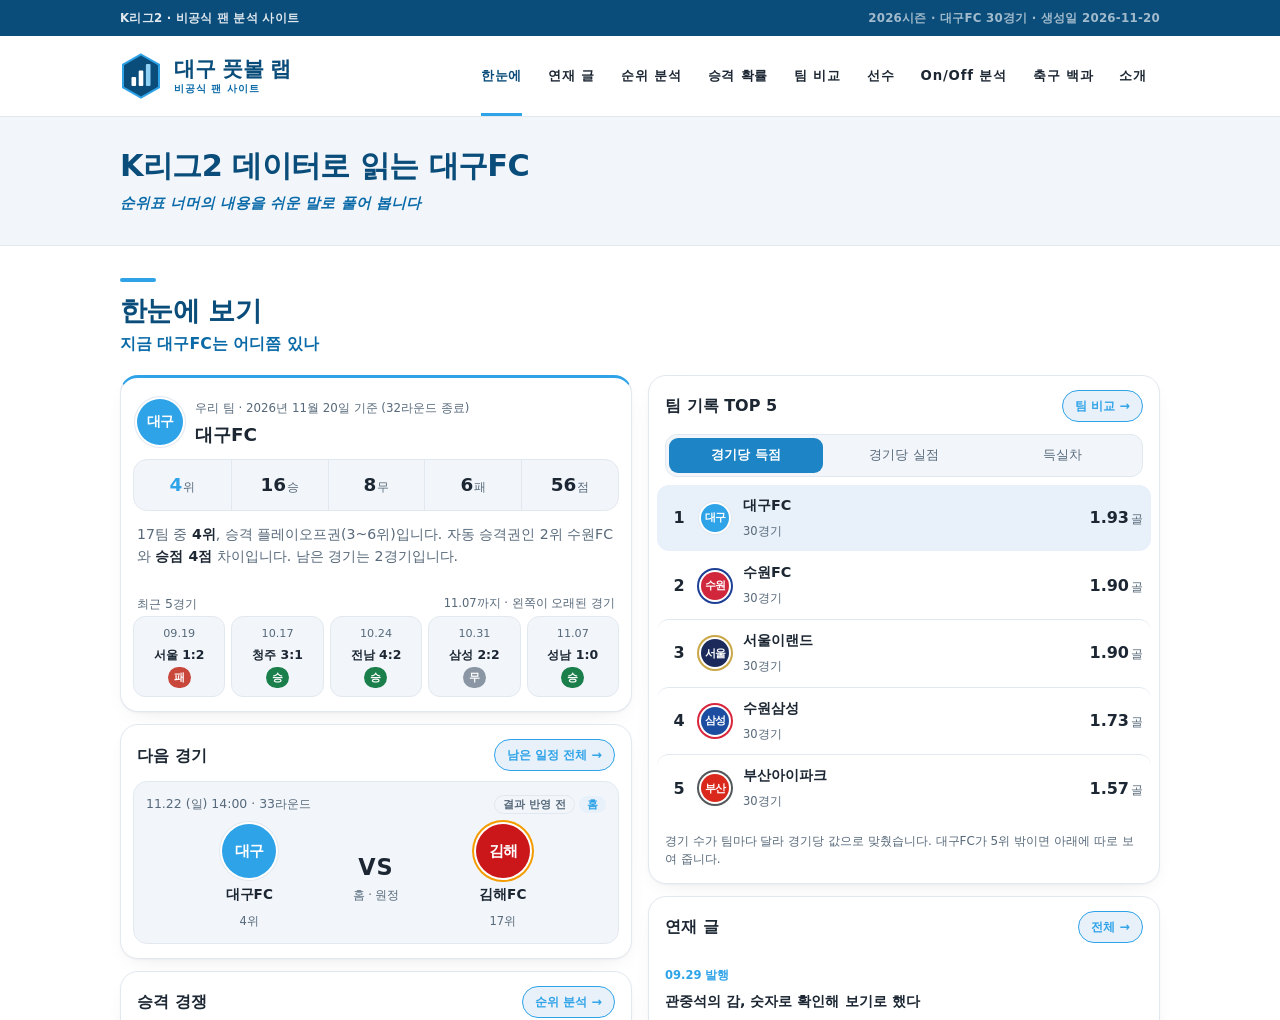
<file: index.html>
<!DOCTYPE html>
<html lang="ko">
<head>
<meta charset="UTF-8">
<title>대구 풋볼 랩</title>
<!-- 루트 주소를 카톡·네이버에 붙여도 설명이 보이도록 (미리보기 봇은 refresh를 안 따라가는 경우가 많음) -->
<meta name="description" content="K리그2 공식 기록으로 대구FC를 읽는 비공식 팬 분석 사이트. 순위 분석, 승격 확률, 축구 백과.">
<meta property="og:type" content="website">
<meta property="og:site_name" content="대구 풋볼 랩">
<meta property="og:title" content="대구 풋볼 랩 — 기록으로 읽는 대구FC">
<meta property="og:description" content="K리그2 공식 기록으로 대구FC를 읽는 비공식 팬 분석 사이트. 순위 분석, 승격 확률, 축구 백과.">
<meta property="og:url" content="https://daegu-football-lab.github.io/kfootball-lab/site/">
<meta property="og:locale" content="ko_KR">
<meta property="og:image" content="https://daegu-football-lab.github.io/kfootball-lab/site/img/og_card.png"> <!-- python run.py standings 가 다시 만듦 (src/og_card.py) -->
<meta property="og:image:width" content="1200">
<meta property="og:image:height" content="630">
<meta property="og:image:alt" content="대구FC 현재 순위·승점과 다음 경기, K리그2 상위 6팀 승점">
<meta name="twitter:card" content="summary_large_image">
<link rel="icon" href="site/favicon.svg" type="image/svg+xml">
<!-- GitHub Pages 는 저장소 루트를 첫 화면으로 씁니다.
     실제 사이트는 site/ 안에 있으므로, 여기서 바로 넘겨 줍니다.
     (Pages 설정에서 site/ 폴더를 직접 고를 수는 없습니다) -->
<meta http-equiv="refresh" content="0; url=site/">
<link rel="canonical" href="site/">
<style>body{font-family:system-ui,sans-serif;padding:40px;color:#1c2733}</style>
</head>
<body>
<p><a href="site/">대구 풋볼 랩으로 이동합니다…</a></p>
</body>
</html>
</file>
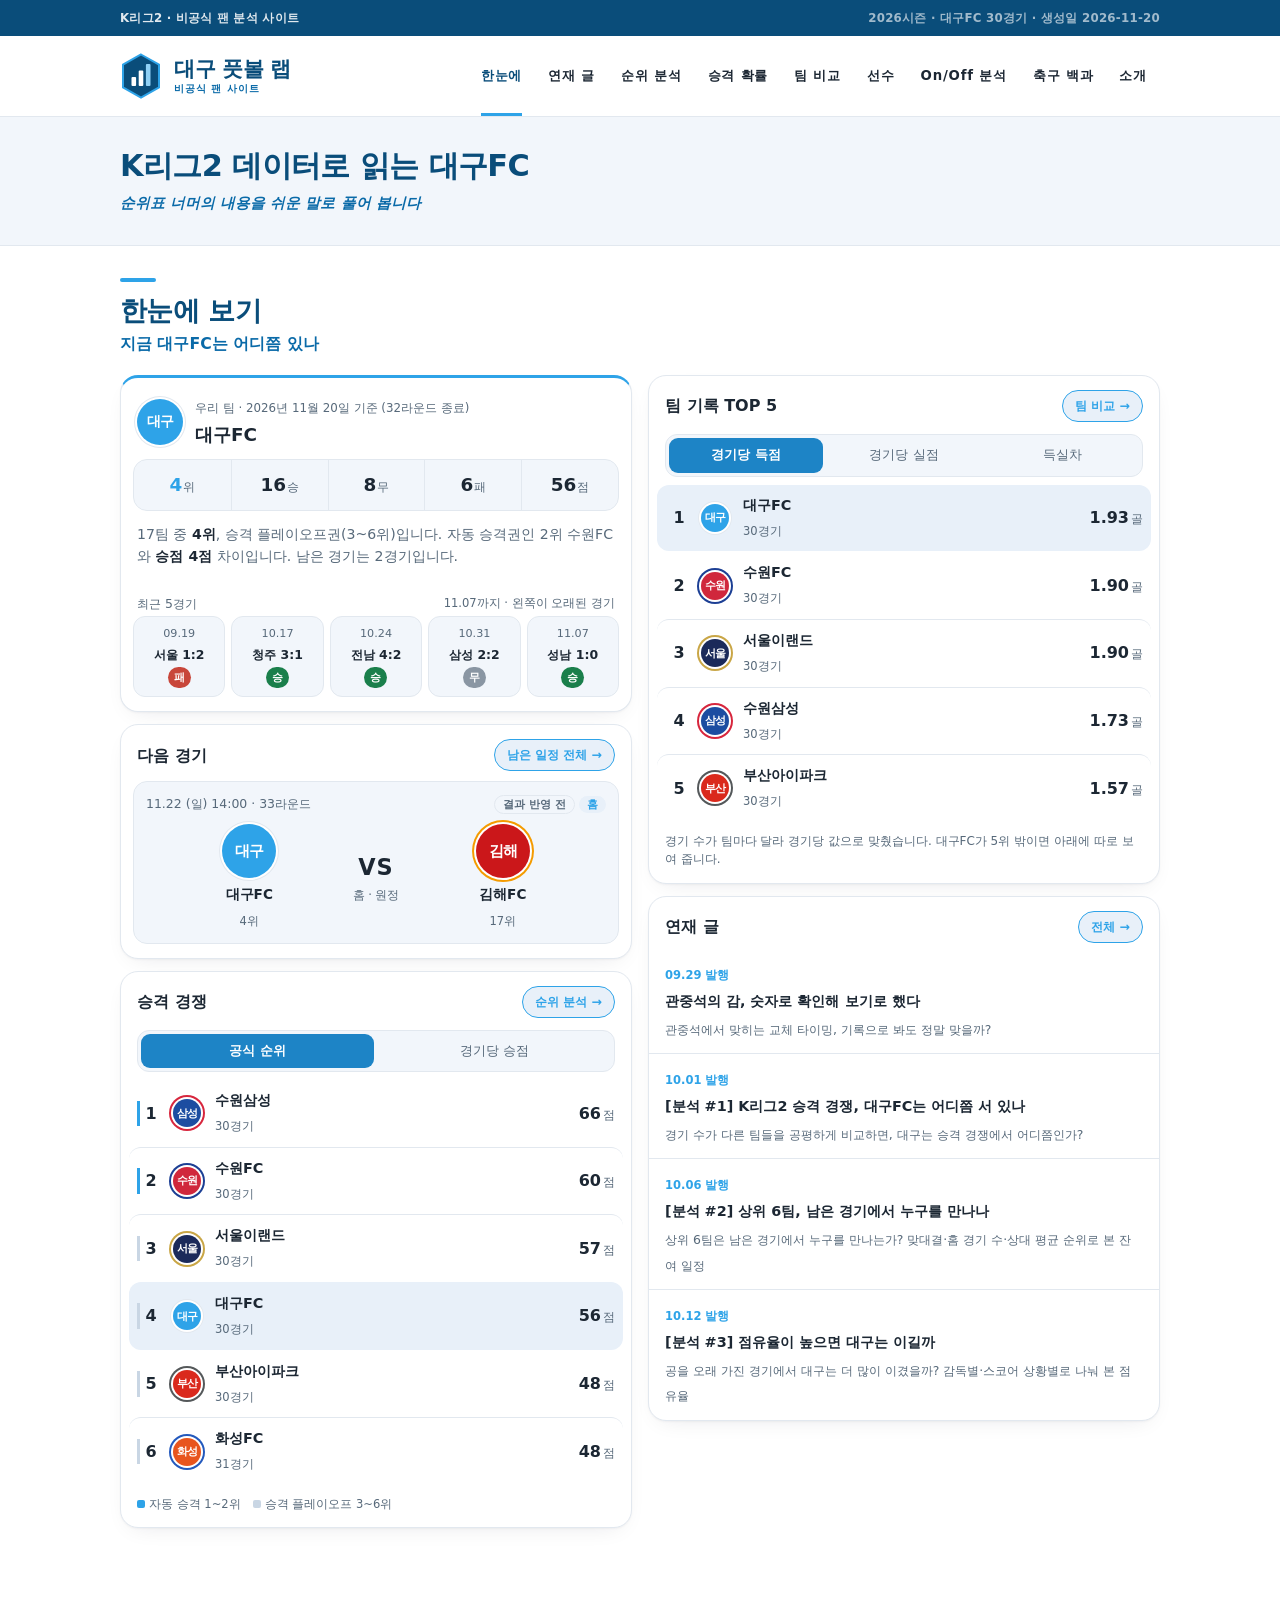
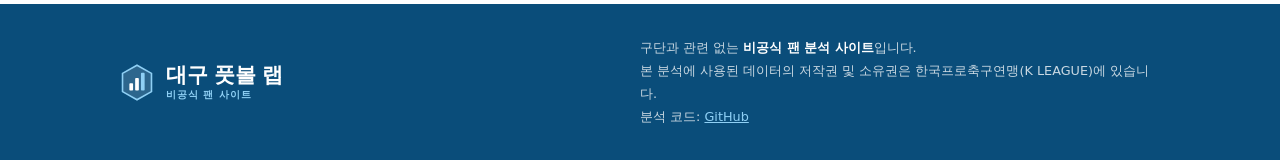
<file: site/index.html>
<!DOCTYPE html>
<html lang="ko">
<head>
<meta charset="UTF-8">
<meta name="viewport" content="width=device-width, initial-scale=1">
<title>대구 풋볼 랩</title> <!-- 링크 미리보기(네이버·카톡)용: 없으면 본문 글자를 긁어가서 "불러오는 중…"이 보임 -->
<meta name="description" content="K리그2 공식 기록으로 대구FC를 읽는 비공식 팬 분석 사이트. 순위 분석, 승격 확률, 축구 백과.">
<meta property="og:type" content="website">
<meta property="og:site_name" content="대구 풋볼 랩">
<meta property="og:title" content="대구 풋볼 랩 — 기록으로 읽는 대구FC">
<meta property="og:description" content="K리그2 공식 기록으로 대구FC를 읽는 비공식 팬 분석 사이트. 순위 분석, 승격 확률, 축구 백과.">
<meta property="og:url" content="https://daegu-football-lab.github.io/kfootball-lab/site/">
<meta property="og:locale" content="ko_KR">
<meta property="og:image" content="https://daegu-football-lab.github.io/kfootball-lab/site/img/og_card.png"> <!-- python run.py standings 가 다시 만듦 (src/og_card.py) -->
<meta property="og:image:width" content="1200">
<meta property="og:image:height" content="630">
<meta property="og:image:alt" content="대구FC 현재 순위·승점과 다음 경기, K리그2 상위 6팀 승점">
<meta name="twitter:card" content="summary_large_image">
<link rel="icon" href="favicon.svg" type="image/svg+xml"> <!-- 탭 아이콘: 머리글 자체 마크와 같은 그림 -->
<!-- 차트 라이브러리를 프로젝트 안에 같이 넣어뒀습니다(vendoring).
     인터넷이 없어도 열리고, 나중에 CDN 주소가 바뀌어도 사이트가 깨지지 않습니다. -->
<script src="vendor/chart.umd.js"></script>
<link rel="stylesheet" href="css/site.css"> <!-- 스타일: css/site.css -->
</head>
<body>

<div class="topbar"><div class="wrap">
  <span>K리그2 · 비공식 팬 분석 사이트</span>
  <span id="sub">불러오는 중…</span>
</div></div>

<header class="site"><div class="wrap">
  <a class="brand" href="./" aria-label="대구 풋볼 랩 처음으로">
    <!-- 구단 엠블럼은 상표권 때문에 쓰지 않고, 육각 패치(축구공 무늬) 안에 상승 막대를 넣은 자체 마크입니다 -->
    <svg viewBox="0 0 42 46" aria-hidden="true">
      <path d="M21 1.5 39 11.7v22.6L21 44.5 3 34.3V11.7z" fill="var(--head)"/>
      <path d="M21 1.5 39 11.7v22.6L21 44.5 3 34.3V11.7z" fill="none" stroke="var(--teal)" stroke-width="2"/>
      <rect x="11.5" y="24" width="4.6" height="9" rx="1" fill="#fff"/>
      <rect x="18.7" y="17.5" width="4.6" height="15.5" rx="1" fill="#fff"/>
      <rect x="25.9" y="11" width="4.6" height="22" rx="1" fill="#8fd0f5"/>
    </svg>
    <span class="wm"><b>대구 풋볼 랩</b><small>비공식 팬 사이트</small></span>
  </a>
  <nav>
    <!-- 첫 화면은 '한눈에'(축구 통계가 처음인 방문자용).
         선수/OnOff 탭은 데이터가 샘플(is_sample)이면 js/app.js 가 버튼을 자동으로 숨깁니다.
         11/21부터 실제 30경기 기록이라 보입니다. -->
    <button class="on" data-t="h">한눈에</button>
    <button data-t="b">연재 글</button>
    <button data-t="s">순위 분석</button>
    <button data-t="w">승격 확률</button>
    <button data-t="t">팀 비교</button>
    <button data-t="p">선수</button>
    <button data-t="o">On/Off 분석</button>
    <button data-t="g">축구 백과</button>
    <button data-t="i">소개</button>
  </nav>
</div></header>

<section class="pageband"><div class="wrap">
  <div>
    <h1>K리그2 데이터로 읽는 대구FC</h1>
    <p>순위표 너머의 내용을 쉬운 말로 풀어 봅니다</p>
  </div>
</div></section>

<div class="wrap">
  <div class="banner" id="banner"></div>

  <main>
    <!-- 탭 홈: 한눈에 (축구 통계가 처음인 방문자용 착지 화면) — 가볍게 유지, 표/그래프는 다른 탭에서 -->
    <section class="panel on" id="pan-h">
      <h2>한눈에 보기<span class="h2sub">지금 대구FC는 어디쯤 있나</span></h2>
      <div class="hm-grid">
        <div>
          <!-- ① 우리 팀 요약 + 최근 5경기 -->
          <div class="hm-card accent">
            <div class="hm-me" id="hm-me"></div>
            <div class="hm-strip" id="hm-strip"></div>
            <p class="hm-say" id="hm-say"></p>
            <div class="hm-sub">최근 5경기<span class="hm-asof" id="hm-form-asof"></span></div>
            <div class="hm-form" id="hm-form"></div>
          </div>
          <!-- ② 다음 경기 -->
          <div class="hm-card">
            <div class="hm-ch"><h3>다음 경기</h3><button type="button" class="hm-more" data-go="s">남은 일정 전체 →</button></div>
            <div class="hm-match" id="hm-next"></div>
          </div>
          <!-- ③ 승격 경쟁 -->
          <div class="hm-card">
            <div class="hm-ch"><h3>승격 경쟁</h3><button type="button" class="hm-more" data-go="s">순위 분석 →</button></div>
            <div class="hm-seg" data-seg="race">
              <button type="button" class="on" data-k="pts">공식 순위</button>
              <button type="button" data-k="ppg">경기당 승점</button>
            </div>
            <ul class="hm-rows" id="hm-race"></ul>
            <div class="hm-legend"><span><i style="background:var(--blue)"></i>자동 승격 1~2위</span><span><i style="background:var(--sub)"></i>승격 플레이오프 3~6위</span></div>
          </div>
        </div>
        <div>
          <!-- ④ 팀 기록 TOP 5 -->
          <div class="hm-card">
            <div class="hm-ch"><h3>팀 기록 TOP 5</h3><button type="button" class="hm-more" data-go="t">팀 비교 →</button></div>
            <div class="hm-seg" data-seg="rec">
              <button type="button" class="on" data-k="경기당_득점">경기당 득점</button>
              <button type="button" data-k="경기당_실점">경기당 실점</button>
              <button type="button" data-k="득실차">득실차</button>
            </div>
            <ul class="hm-rows" id="hm-rec"></ul>
            <p class="hm-note" id="hm-rec-note"></p>
          </div>
          <!-- ⑤ 연재 글 -->
          <div class="hm-card">
            <div class="hm-ch"><h3>연재 글</h3><button type="button" class="hm-more" data-go="b">전체 →</button></div>
            <div id="hm-posts"></div>
          </div>
        </div>
      </div>
    </section>

    <!-- 탭: 연재 글 (목록 내용은 data/series.js 에서 고칩니다) -->
    <section class="panel" id="pan-b">
      <h2>연재 글<span class="h2sub">블로그 연재 목록과 발행 상태</span></h2>
      <p class="hint">블로그 글과 이 사이트는 짝입니다. 글에서는 질문과 해석을,
        사이트에서는 표와 그래프를 봅니다.</p>
      <ul class="story series" id="h-series"></ul>
    </section>

    <!-- 탭: 소개 (팀 연표 · 사이트 설명 · 기록 원칙 · 고친 기록) -->
    <section class="panel" id="pan-i">
      <h2>소개<span class="h2sub">대구FC와 이 사이트 이야기</span></h2>

      <h3 class="sec">관중석에서 시작한 질문</h3>
      <p class="hint">후반 20분쯤 되면 관중석에서 이런 말이 나옵니다.
        <b>"이제 데커스 들어오겠네. 김주공이랑 바뀌겠지."</b> 그리고 대부분 그대로 됩니다.
        이 감이 기록으로 봐도 맞는지 확인하려고, 올 시즌 대구의 경기를 하나씩 기록하고 있습니다.</p>

      <h3 class="sec">대구FC는 어떤 팀인가요</h3>
      <p class="hint">숫자 이야기 전에, 이 팀이 어디서 왔는지부터.</p>
      <ul class="story">
        <li><span class="yr">2002</span><span>시민이 주주로 참여하는 <b>시민구단</b>으로 창단했습니다.
          이듬해 2003년부터 K리그에 참가했습니다.</span></li>
        <li><span class="yr">2013</span><span>첫 강등. 2부 리그(당시 K리그 챌린지)로 내려갔습니다.</span></li>
        <li><span class="yr">2018</span><span><b>FA컵 우승</b> — 구단 역사상 첫 우승 트로피입니다.</span></li>
        <li><span class="yr">2019</span><span>FA컵 우승 자격으로 <b>AFC 챔피언스리그</b>에 나갔고,
          같은 해 전용구장 <b>DGB대구은행파크</b>가 문을 열었습니다.</span></li>
        <li><span class="yr">2025</span><span>두 번째 강등. 그래서 지금 K리그2에 있습니다.</span></li>
        <li><span class="yr">2026</span><span>1년 만의 복귀가 목표인 시즌.
          이 사이트가 들여다보는 시즌이 바로 이 시즌입니다.</span></li>
      </ul>
      <p class="srcline">연고지 대구광역시 · 마스코트 빅토·리카 ·
        출처: 위키백과 「대구 FC」, 대구MBC 보도 (2025.12)</p>

      <h3 class="sec">이 사이트는 무엇을 하나요</h3>
      <ul class="hlist defs">
        <li><b>연재 글</b>블로그 연재 목록입니다. 글에서는 질문과 해석을, 사이트에서는 표와 그래프를 봅니다.</li>
        <li><b>순위 분석</b>순위표에 안 나오는 '내용'을 봅니다.
          득점과 실점의 차이에 비해 승점을 더 벌었는지, 덜 벌었는지 비교합니다.</li>
        <li><b>승격 확률</b>남은 경기를 컴퓨터로 여러 번 치러 보고,
          지금 기록이 이어진다면 몇 번이나 승격권에 드는지 셉니다. 예언이 아니라 가정 위의 계산입니다.</li>
        <li><b>팀 비교</b>슈팅·패스 같은 기록을 경기당 평균으로 바꿔 팀끼리 나란히 놓습니다.</li>
        <li><b>축구 백과</b>오프사이드 같은 기본 규칙부터 통계 용어까지 찾아보는 곳입니다.
          본문에 <span class="term" data-g="잔차">점선이 그어진 단어</span>는 눌러 보세요.</li>
      </ul>
      <!-- 기록 원칙: 처음 온 사람에겐 길어서 접어 둡니다. -->
      <details class="howto" style="margin-top:36px">
        <summary>이 사이트의 기록 원칙 (펼쳐보기)</summary>
        <ul class="hlist defs" style="padding:4px 14px 12px">
          <li><b>공식 기록만 씁니다.</b>K리그 공식 경기 기록을 한 경기씩 옮겨 적고(AI 도움), 공식 순위표와 맞춰 봅니다. 크롤링은 하지 않습니다.</li>
          <li><b>원본은 올리지 않습니다.</b>가공한 표와 그래프만 보여 줍니다.</li>
          <li><b>숫자는 코드가, 해석은 사람이.</b>계산은 공개된 코드로, 해석은 글쓴이가 직접 씁니다.</li>
          <li><b>한계를 같이 적습니다.</b>표본이 작거나 다른 요인이 섞여 있으면 밝히고, "○○ 선수 덕분" 같은 단정은 하지 않습니다.</li>
          <li><b>틀린 예측도 지우지 않습니다.</b>틀린 게 확인되면 고치고, 글에서 고쳤다고 밝힙니다.</li>
        </ul>
      </details>
    </section>

    <!-- 탭 1: 선수 -->
    <section class="panel" id="pan-p">
      <h2>선수 기록<span class="h2sub">선수별 기록과 두 선수 비교</span></h2>
      <p class="hint">카드를 누르면 상세 기록이 보입니다. 두 명을 고르면 자동으로 비교됩니다.
        (다시 누르면 선택 해제) <span id="psrc"></span></p>
      <div class="cards" id="cards"></div>
      <div class="detail" id="pdetail"></div>
    </section>

    <!-- 탭 0: 순위 분석 (연재 1편 내용) -->
    <section class="panel" id="pan-s">
      <h2>순위 분석<span class="h2sub">순위와 내용은 얼마나 일치하는가</span></h2>
      <p class="hint" id="s-asof"></p>
      <p class="hint">팀마다 소화 경기 수가 달라, 모든 지표를 <b>경기당</b>으로 맞춘 뒤
        '득실차로 예상되는 승점'과 '실제 승점'을 비교합니다.</p>

      <!-- 연재 1편과 짝. 글의 장 ↔ 이 탭의 섹션을 이어 줍니다.
           블로그 주소는 data/series.js 의 1편 url 에서 자동으로 가져옵니다(발행 전이면 링크 없음). -->
      <div class="pair" id="s-pair">
        <p><b>연재 1편 「K리그2 승격 경쟁, 대구FC는 어디쯤 서 있나」와 짝인 탭입니다.</b>
          글에서는 질문과 해석을, 여기서는 글에 나온 표와 그래프를 직접 눌러 봅니다.</p>
        <ol>
          <li>글 1·2장 경기 수 맞추기 → <button type="button" class="lk" data-jump="s-sec1">① 경기 수를 맞춘 순위표</button></li>
          <li>글 3장 득실차와 승점 → <button type="button" class="lk" data-jump="s-sec2">② 득실차 대비 승점</button></li>
          <li>글 4장 2위 추격 계산 → <button type="button" class="lk" data-jump="s-sec3">③ 대구FC가 2위를 따라잡으려면</button></li>
          <li>글 4장 남은 일정 → <button type="button" class="lk" data-jump="s-sec4">④ 대구FC 남은 경기</button></li>
          <li>글 5장 한계 → <button type="button" class="lk" data-jump="s-caveat">이 숫자로 말할 수 없는 것</button></li>
        </ol>
        <div class="meta" id="s-pair-link"></div>
      </div>

      <h3 class="sec">지금 순위표</h3>
      <p class="hint">이기면 3점, 비기면 1점, 지면 0점을 받습니다. 이 점수의 합이 승점입니다.
        시즌이 끝났을 때 <b>1~2위는 바로 K리그1로 올라가고(자동 승격)</b>,
        <b>3~6위는 승격 플레이오프</b>를 치릅니다.</p>
      <div class="hero" id="h-hero"></div>
      <div class="tbl"><table id="h-table"></table></div>
      <p class="tblhint">옆으로 밀면 더 보입니다 <span class="arrow">→</span></p>
      <p class="gcount" id="h-asof"></p>

      <div id="s-summary" class="stats four"></div>

      <h3 class="sec" id="s-sec1">① 경기 수를 맞춘 순위표</h3>
      <p class="hint">경기 수를 맞춘 순위입니다. ★ 는 아래 ② 그래프에서 평균선과 <b>크게</b> 떨어진 팀입니다.
        맨 오른쪽 <b>'더/덜 번 승점'</b>은 득실차로 예상한 승점보다 지금까지 실제로 몇 점을 더(+) 또는 덜(−) 땄는지입니다.
        ★ 가 없는 팀의 차이는 우연과 구분하기 어려워 해석하지 않습니다.</p>
      <!-- 글 1장 보충: 경기 수가 왜 섞여 있는지. 내용은 standings.js 의 경기수로 JS가 채웁니다. -->
      <details class="howto">
        <summary>왜 팀마다 경기 수가 다른가요? (펼쳐보기)</summary>
        <div id="s-gp" style="padding:4px 14px 12px;font-size:.88rem;line-height:1.7"></div>
      </details>
      <!-- 김천상무 승강 규정 (연맹 공지 2026-01-06, 프로젝트 문서 44번). 4강 PO 대진은 미검증이라 적지 않음 -->
      <details class="howto">
        <summary>올해 승격 팀이 왜 '최대 4팀'인가요? (펼쳐보기)</summary>
        <ol>
          <li><b>1·2위</b>는 K리그1로 바로 올라갑니다. <b>3~6위</b>는 승격 플레이오프를 치릅니다.</li>
          <li><b>김천상무</b>는 연고 협약이 끝나, K리그1 순위와 관계없이 내려갑니다. 그래서 2027년 K리그1은 14팀입니다.</li>
          <li>김천이 K리그1 <b>꼴찌면</b>: K리그2에서 <b>3팀</b>이 올라갑니다(1·2위 + 플레이오프 승리팀).</li>
          <li>김천이 꼴찌가 <b>아니면</b>: 플레이오프 결승에서 진 팀이 K리그1 꼴찌와 한 번 더 겨룹니다. 이기면 <b>4팀</b>까지 올라갑니다.</li>
          <li>출처: 한국프로축구연맹 공지 (2026.01.06)</li>
        </ol>
      </details>
      <div class="tbl"><table id="stable"></table></div>
      <p class="tblhint">옆으로 밀면 더 보입니다 <span class="arrow">→</span></p>


      <div>
      <h3 class="sec" id="s-sec2">② 득실차 대비 승점</h3>
      <p class="hint">점이 대각선보다 <b>위</b>면 골 득실에 비해 승점을 더 많이, <b>아래</b>면 더 적게 딴 팀입니다.
        회색 띠 안은 흔히 있는 차이입니다. 크게 벗어난 팀(★)과 대구FC만 이름을 답니다.</p>
      <details class="howto">
        <summary>이 그래프 읽는 법 (처음이면 펼쳐보세요)</summary>
        <ol>
          <li><b>가로축</b>은 경기당 득실차입니다. 오른쪽에 있을수록 매 경기 상대보다 골을 많이 넣은 팀입니다.</li>
          <li><b>세로축</b>은 경기당 승점입니다. 위에 있을수록 실제로 이긴 경기가 많은 팀입니다.</li>
          <li><b>대각선</b>은 "이 정도 득실차면 승점은 보통 이쯤"이라는 평균선입니다.
            점이 선보다 <b>위</b>에 있으면 내용보다 결과가 좋았고, <b>아래</b>면 그 반대입니다.</li>
          <li><b>회색 띠</b> 안은 흔히 있는 차이라 "특별하다"고 말할 수 없는 구간입니다.
            그래서 띠보다 훨씬 멀리 벗어난 팀(★)에만 이름을 답니다.</li>
          <li><b>통계 용어로는</b> 회색 띠의 폭이 ±1σ(표준편차)이고, ★ 기준은 1.5σ입니다.
            표본이 17팀뿐이라 이 선보다 작은 차이는 우연과 구분하기 어렵다고 보고 해석하지 않습니다.</li>
        </ol>
      </details>
      <div class="chartbox" style="height:440px"><canvas id="schart"></canvas></div>
      </div>

      <h3 class="sec" id="s-sec3">③ 대구FC가 2위를 따라잡으려면</h3>
      <p class="hint" id="s-race-lead">확률이 아니라 단순 계산입니다.</p>
      <div class="tbl"><table id="srace"></table></div>
      <p class="tblhint">옆으로 밀면 더 보입니다 <span class="arrow">→</span></p>
      <div class="legend">
        <span><span class="ox yes">○ 가능</span> 대구가 남은 경기에서 해낼 수 있는 성적</span>
        <span><span class="ox no">✕ 불가</span> 남은 경기를 다 이겨도 못 따라잡음</span>
        <span><i></i>빨간 선 = 여기까지가 추격 가능</span>
      </div>
      <p class="hint" id="s-note" style="margin-top:12px"></p>

      <!-- 글 4장 보충: 페이스 최종 승점. standings.js 로 계산하므로 손으로 고칠 숫자가 없습니다. -->
      <p class="hint" style="margin-top:18px"><b>지금 페이스가 이어진다면</b> — 지금까지의
        <span class="term" data-g="PPG (경기당 승점)">경기당 승점</span>을 남은 경기에도 그대로 곱한 값입니다.
        예측이 아니라 '이 속도 그대로라면'의 기준선입니다. 남은 상대와 홈/원정은 반영하지 않았습니다.</p>
      <div class="tbl"><table id="space"></table></div>
      <p class="tblhint">옆으로 밀면 더 보입니다 <span class="arrow">→</span></p>

      <!-- 연재 1편 4절. 일정(fixtures.js)과 순위(standings.js)로 자동으로 그립니다(renderRemaining).
           순위표 기준일(as_of) 이후 경기만 '남은 경기'로 셉니다. 손으로 고칠 필요 없습니다. -->
      <h3 class="sec" id="s-sec4">④ 대구FC 남은 <span id="s4-n">-</span>경기</h3>
      <p class="hint" id="s4-asof">일정과 순위를 불러오는 중입니다.</p>
      <div class="tbl"><table>
        <thead><tr><th>R</th><th>날짜</th><th>상대</th><th>장소</th><th>상대 순위</th></tr></thead>
        <tbody id="s4-body"></tbody></table></div>
      <p class="hint" style="margin-top:10px" id="s4-sum"></p>

      <div class="caveat" id="s-caveat">
        <b>이 숫자로 말할 수 없는 것 (한계)</b>
        <ul class="defs">
          <li><b>일정 난이도 미보정</b>경쟁팀들이 남은 경기에서 누구를 만나는지는 아직 반영하지 않았습니다.</li>
          <li><b>표본 17개</b>팀이 17개뿐이라 회귀선의 오차가 큽니다. 크게(★) 벗어나지 않은 팀은 해석하지 않습니다.</li>
          <li><b>대패 왜곡</b>한 경기 대패가 득실차를 크게 흔듭니다.</li>
          <li><b>인과 아님</b>평균선보다 위에 있다고 '승부처에 강하다'고 말할 수 없습니다.</li>
          <li><b>홈/원정 미분리 · 스냅샷</b>홈과 원정을 나누지 않았고, 표시된 날짜 기준의 기록입니다.</li>
        </ul>
      </div>
    </section>

    <!-- 탭: 승격 확률 시뮬레이션 -->
    <section class="panel" id="pan-w">
      <h2>승격 확률<span class="h2sub">지금 기록이 이어진다면</span></h2>
      <p class="hint">남은 경기를 컴퓨터로 <b>10,000번 치러보고</b>, 각 팀이 몇 번이나
        1위 / 2위 이내 / 6위 이내로 끝났는지 센 것입니다.
        예언이 아니라 <b>가정 위의 계산</b>입니다. 아래 주의사항을 꼭 같이 읽어 주세요.</p>

      <div class="row">
        <label>팀</label>
        <select id="wsel"></select>
        <button type="button" class="golink" id="wrun">다시 돌리기</button>
      </div>

      <div class="odds" id="wodds"></div>
      <div class="dots" id="wdots" aria-hidden="true"></div>
      <p class="dotcap" id="wdotcap"></p>
      <p class="gcount" id="wnote"></p>

      <h3 class="sec">전체 팀 확률</h3>
      <p class="hint">자동 승격(2위 이내) 확률이 높은 순입니다. 칸의 색이 진할수록 그 확률이 높습니다.</p>
      <div class="tbl"><table id="wtable"></table></div>
      <p class="tblhint">옆으로 밀면 더 보입니다 <span class="arrow">→</span></p>

      <div id="wlogbox" hidden>
        <h3 class="sec">예측 기록장 — 나중에 실제 결과와 맞춰 봅니다</h3>
        <p class="hint" id="wloglead"></p>
        <div class="tbl"><table id="wlog"></table></div>
        <p class="tblhint">옆으로 밀면 더 보입니다 <span class="arrow">→</span></p>
      </div>

      <div class="caveat">
        <b>이 숫자를 믿기 전에 (한계)</b>
        <ul>
          <li id="wmode"><b>남은 경기는 실제 일정표대로</b> 치릅니다(K리그 공식 일정. <span id="wchk">10~11월 경기는 공식 페이지와 대조</span>).
            일정이 바뀌면 결과도 달라집니다.</li>
          <li>팀 전력을 <b>지금까지의 경기당 득실차 하나</b>로만 잡았습니다.
            부상·이적·최근 상승세는 전혀 반영되지 않습니다.
            <b>홈/원정 차이도 넣지 않았습니다</b>(홈 경기라고 더 유리하게 계산하지 않음).</li>
          <li>득점은 평균 1.25골을 기준으로 한 <b>포아송 분포</b>로 뽑습니다.
            실제 축구 득점 분포와 완전히 같지는 않습니다.</li>
          <li>승점이 같을 때 K리그2는 <b>다득점 → 득실차 → 다승 → 승자승 → 벌점 → 추첨</b> 순으로 가리지만(2026 대회요강 제30조),
            이 계산은 득실차만 씁니다.</li>
          <li>돌릴 때마다 숫자가 1%p 안팎으로 흔들립니다. 무작위 시뮬레이션이라 정상입니다.
            소수점을 진지하게 읽지 마세요.</li>
        </ul>
      </div>
    </section>

    <!-- 탭 2: 팀 비교 -->
    <section class="panel" id="pan-t">
      <h2>팀 비교<span class="h2sub">같은 기록을 경기당으로 맞춰 나란히</span></h2>
      <p class="hint">팀마다 소화 경기 수가 달라, '경기당' 지표를 먼저 보는 것을 권합니다. (누적) 표시가 붙은 지표는 총합이라 경기 수 차이만큼 유리·불리가 생깁니다.</p>
      <div class="row">
        <label>지표</label>
        <select id="tmetric"></select>
      </div>
      <p class="hint" style="margin:0 0 6px">막대 왼쪽 숫자는 <b>고른 지표 기준 줄 순서</b>입니다.
        리그 순위가 아닙니다. 실점·패·파울처럼 적을수록 좋은 지표는 <b>적은 팀이 위</b>로 옵니다.</p>
      <div class="chartbox"><canvas id="tchart"></canvas></div>
      <!-- 컬럼이 많아지면 가로 스크롤로 넘기도록 감쌉니다 -->
      <div class="tbl"><table id="ttable"></table></div>
      <p class="tblhint">옆으로 밀면 더 보입니다 <span class="arrow">→</span></p>

      <div class="caveat">
        <b>이 숫자로 말할 수 없는 것 (한계)</b>
        <ul class="defs">
          <li><b>상대 미보정</b>강팀을 많이 만난 팀은 기록이 낮게 나올 수 있습니다.</li>
          <li><b>홈/원정 미분리</b>홈 경기와 원정 경기를 나누지 않았습니다.</li>
          <li><b>경기 흐름 효과</b>지고 있는 팀은 공을 더 오래 갖고 슈팅을 더 시도하는 경향이 있어, 점유율·슈팅이 높다고 경기를 잘했다는 뜻은 아닙니다.</li>
          <li><b>인과 아님 · 스냅샷</b>표시된 날짜까지의 누적 기록입니다.</li>
        </ul>
      </div>

      <div class="detail" id="pz">
        <h3 class="sec">대구FC 점유율과 성적</h3>
        <p class="hint">공을 오래 가진 경기에서 대구는 더 많이 이겼을까? 감독별로 나눠 볼 수 있습니다.
          관련 글: [분석 #3] 점유율이 높으면 대구는 이길까</p>
        <div class="pz-seg" id="pz-seg"></div>
        <p class="pz-sum" id="pz-sum"></p>
        <div class="pz-block">
          <h4>점유율 구간별 경기당 승점</h4>
          <p>경기 전체 점유율로 나눴습니다. 점선 = 이 묶음의 평균 경기당 승점</p>
          <div id="pz-bins"></div>
        </div>
        <div class="pz-block">
          <h4>스코어 상황별 평균 점유율</h4>
          <p>15분 구간마다, 구간이 시작될 때 앞서는지·동점인지·뒤지는지로 나눴습니다. 점선 = 50%</p>
          <div id="pz-states"></div>
        </div>
        <div class="caveat">
          <b>이 숫자로 말할 수 없는 것 (한계)</b>
          <ul class="defs">
            <li><b>표본이 작음</b>경기 수가 5경기 미만인 칸에는 '표본 적음'을 붙였습니다. 한두 경기로 크게 바뀝니다.</li>
            <li><b>감독 외 변화</b>감독 교체(4월 20일) 전후로 선수 구성·상대 일정도 함께 달라졌습니다.</li>
            <li><b>구간 근사</b>구간 중간에 골이 나도 구간 점유율은 하나뿐이라, 시작 시점 스코어로 나눈 근사값입니다.</li>
            <li><b>인과 아님</b>점유율이 결과를 만든 것인지, 스코어가 점유율을 바꾼 것인지 이 숫자만으로는 가를 수 없습니다.</li>
          </ul>
        </div>
        <p class="hint" id="pz-asof" style="margin-top:10px"></p>
      </div>
    </section>

    <!-- 탭 3: On/Off -->
    <section class="panel" id="pan-o">
      <h2>On/Off 분석<span class="h2sub">출전한 경기와 결장한 경기의 차이</span></h2>
      <p class="hint">한 선수가 <b>출전한 경기</b>와 <b>결장한 경기</b>로 나눠 팀 기록을 비교합니다.
        데이터포털에는 없는, 직접 계산해야 나오는 지표입니다.</p>
      <div class="row">
        <label>선수</label>
        <select id="osel"></select>
      </div>
      <div id="obody"></div>
    </section>

    <!-- 탭 4: 용어 -->
    <section class="panel" id="pan-g">
      <h2>축구 백과<span class="h2sub">기본 규칙부터 통계 용어까지</span></h2>
      <p class="hint">오프사이드 같은 <b>축구 기본 규칙</b>부터 이 사이트에 나오는 <b>통계 용어</b>까지
        한곳에 모았습니다. 검색창에 일부만 쳐도 걸러집니다.</p>
      <div class="gcats" id="gcats">
        <button type="button" class="gcat on" data-c="all">전체</button>
        <button type="button" class="gcat" data-c="축구">축구 기본</button>
        <button type="button" class="gcat" data-c="데이터">데이터·통계</button>
      </div>
      <input class="gsearch" id="gq" type="search" placeholder="예: 오프사이드, 승격, 잔차, R2">
      <p class="gcount" id="gcount"></p>
      <div id="glist"></div>
    </section>
  </main>
</div>

<footer class="site"><div class="wrap">
  <a class="brand" href="./">
    <svg viewBox="0 0 42 46" aria-hidden="true" style="width:34px;height:37px">
      <path d="M21 1.5 39 11.7v22.6L21 44.5 3 34.3V11.7z" fill="rgba(255,255,255,.14)" stroke="#8fd0f5" stroke-width="2"/>
      <rect x="11.5" y="24" width="4.6" height="9" rx="1" fill="#fff"/>
      <rect x="18.7" y="17.5" width="4.6" height="15.5" rx="1" fill="#fff"/>
      <rect x="25.9" y="11" width="4.6" height="22" rx="1" fill="#8fd0f5"/>
    </svg>
    <span class="wm"><b>대구 풋볼 랩</b><small>비공식 팬 사이트</small></span>
  </a>
  <p>구단과 관련 없는 <b>비공식 팬 분석 사이트</b>입니다.<br>
     본 분석에 사용된 데이터의 저작권 및 소유권은 한국프로축구연맹(K LEAGUE)에 있습니다.<br>
     분석 코드: <a href="https://github.com/daegu-football-lab/kfootball-lab" target="_blank" rel="noopener">GitHub</a></p>
</div></footer>

<!-- 데이터 파일을 먼저 불러옵니다. 이 파일이 window.KFL_DATA 를 만들어 줍니다.
     (json을 fetch하지 않는 이유는 src/export.py 주석 참고) -->
<script src="data/players.js"></script>
<script src="data/standings.js"></script>
<script src="data/series.js"></script>
<script src="data/fixtures.js"></script>
<script src="data/forecast_log.js"></script>
<script src="data/recent.js"></script>
<script src="data/possession.js"></script>

<script src="js/app.js"></script> <!-- 화면 코드: js/app.js (데이터 파일 다음에 불러야 함) -->
</body>
</html>
</file>
<file: site/css/site.css>
/* 대구 풋볼 랩 사이트 스타일 (11/21 index.html 에서 분리). 색 변수는 맨 위 :root 에 있습니다. */
  :root{
    /* 대구FC 공식 HEX가 공개돼 있지 않아, 구단이 스스로 말하는 "하늘색(스카이블루)" 톤으로 골랐습니다.
       (--teal 계열 이름은 남아 있지만 값은 전부 스카이블루입니다: 내비 밑줄·버튼·상단선 등 '포인트' 자리) */
    --bar:#0a4d7a; --head:#0a4d7a; --blue:#2ea3e8; --blue-dark:#0a4d7a;
    --teal:#2ea3e8; --teal-ink:#0a6aa8; --blue-soft:#e8f0f9; --tint:#e8f0f9;
    --team:#2ea3e8; --sub:#c9d6e4; --accent:#e4572e;
    --bg:#ffffff; --band:#f2f6fb; --card:#fff; --text:#1c2733; --muted:#57697a; --line:#e2e8ef; --rule:#0a4d7a;
    --good:#1a7f4b; --btn:#1d84c6; --thead:#0a4d7a; --thead-ink:#fff; --zebra:#f6f9fc;
    --shadow:0 1px 2px rgba(16,24,40,.04), 0 8px 24px -12px rgba(16,24,40,.12);
    --shadow-lift:0 12px 28px -16px rgba(46,163,232,.4);
    --ease:cubic-bezier(.22,1,.36,1);
    --on-blue:#fff; --seg:#1d84c6; --loss:#c8463a; --draw:#8a96a3;
  }
  /* 인터넷 없이도 열려야 해서(README 참고) 외부 폰트/CDN 없이 시스템 폰트로만 톤을 다듬었습니다 */
  @media (prefers-color-scheme: dark){
    :root{
      --bar:#0f2a44; --head:#a9dcf7; --blue:#6cc4f0; --blue-dark:#2ea3e8;
      --teal:#6cc4f0; --teal-ink:#6cc4f0; --blue-soft:#16283d; --tint:#16283d;
      --team:#6cc4f0; --sub:#33475c; --accent:#ff8360;
      --bg:#0b131c; --band:#12253a; --card:#1a2a3c; --text:#e7edf5; --muted:#9db0c5; --line:#2f4661; --rule:#3d6d94;
      --good:#3ecf83; --btn:#1f7fb8; --thead:#1f4c73; --thead-ink:#eaf4fb; --zebra:#1a2939;
      --shadow:0 1px 2px rgba(0,0,0,.4), 0 8px 24px -12px rgba(0,0,0,.5);
      --shadow-lift:0 12px 28px -16px rgba(108,196,240,.45);
      --on-blue:#0b1b2a; --seg:#6cc4f0; --loss:#ff7a6b; --draw:#7d8b99;
    }
  }
  *{box-sizing:border-box}
  body{margin:0;background:var(--bg);color:var(--text);
       font-family:"Malgun Gothic","Apple SD Gothic Neo",system-ui,sans-serif;
       line-height:1.6}
  .wrap{max-width:1080px;margin:0 auto;padding:0 20px}

  /* ── 상단 유틸리티 바 (딥 퍼플) ────────────────────────────── */
  .topbar{background:var(--bar);color:rgba(255,255,255,.88);font-size:.74rem;font-weight:700;
          letter-spacing:.02em}
  .topbar .wrap{display:flex;justify-content:space-between;align-items:center;gap:16px;
                min-height:36px}
  .topbar span+span{opacity:.7;font-weight:600}
  .topbar #sub{overflow:hidden;text-overflow:ellipsis;white-space:nowrap}

  /* ── 메인 헤더: 흰 바탕 + 로고 + 텍스트 내비 ─────────────────── */
  header.site{background:var(--bg);border-bottom:1px solid var(--line);position:sticky;top:0;z-index:50}
  header.site .wrap{display:flex;align-items:center;justify-content:space-between;gap:24px;
                    min-height:80px}
  .brand{display:flex;align-items:center;gap:12px;text-decoration:none;color:var(--head);flex:none}
  .brand svg{width:42px;height:46px;flex:none}
  .brand .wm{display:flex;flex-direction:column;line-height:1.05}
  .brand .wm b{font-size:1.32rem;font-weight:900;letter-spacing:-.02em}
  .brand .wm small{font-size:.62rem;font-weight:800;letter-spacing:.1em;color:var(--teal-ink);
                   margin-top:4px}
  nav{display:flex;gap:0;margin:0;flex-wrap:nowrap;justify-content:flex-end}
  nav button{position:relative;border:none;background:transparent;color:var(--text);
             padding:30px 13px;cursor:pointer;white-space:nowrap;
             font-size:.83rem;font-weight:700;letter-spacing:.06em;font-family:inherit;
             transition:color .18s var(--ease)}
  nav button::after{content:"";position:absolute;left:13px;right:13px;bottom:-1px;height:3px;
                    background:var(--teal);transform:scaleX(0);transition:transform .22s var(--ease)}
  nav button:hover:not(.on){color:var(--head)}
  nav button:hover::after{transform:scaleX(.5)}
  nav button.on{color:var(--head)}
  nav button.on::after{transform:scaleX(1)}

  /* ── 페이지 타이틀 밴드 (연한 회색 + 틸 서브타이틀 + 토글) ───── */
  .pageband{background:var(--band);border-bottom:1px solid var(--line)}
  .pageband .wrap{display:flex;align-items:center;justify-content:space-between;gap:20px;
                  padding-top:30px;padding-bottom:30px}
  .pageband h1{margin:0;font-size:clamp(1.35rem,3.4vw,1.9rem);font-weight:800;letter-spacing:-.02em;
               color:var(--head);line-height:1.25}
  .pageband p{margin:6px 0 0;color:var(--teal-ink);font-weight:700;font-style:italic;font-size:.92rem}
  .banner{border-left:3px solid var(--accent);background:var(--band);
          padding:10px 14px;margin:24px 0 0;
          font-size:.8rem;line-height:1.7;color:var(--muted)}
  .banner b{color:var(--text)}
  main{padding:8px 0 64px}
  .panel{display:none;background:transparent;padding:24px 0 0}
  .panel.on{display:block;animation:fadeIn .25s var(--ease)}
  @keyframes fadeIn{from{opacity:0;transform:translateY(4px)}to{opacity:1;transform:none}}
  h2{font-size:1.5rem;margin:0 0 6px;font-weight:700;letter-spacing:-.02em;color:var(--head)}
  /* 탭 제목: 위에 짧은 막대 + 아래 부제. "제목 — 설명"을 두 줄로 나눠 제목처럼 보이게 합니다. */
  .panel>h2{font-size:1.7rem;font-weight:800;margin-bottom:10px;line-height:1.25}
  .panel>h2::before{content:"";display:block;width:36px;height:4px;border-radius:2px;
                    background:var(--teal);margin-bottom:12px}
  .h2sub{display:block;margin-top:6px;font-size:.98rem;font-weight:600;letter-spacing:0;
         color:var(--teal-ink)}
  /* "굵은 제목 + 설명" 목록: 제목을 한 줄로 올리고 설명을 아래에 둡니다. */
  ul.defs{list-style:none;padding-left:0;margin:12px 0 0;display:grid;gap:10px}
  ul.defs li{border-left:3px solid var(--teal);background:var(--band);border-radius:0 6px 6px 0;
             padding:10px 14px;font-size:.88rem;line-height:1.7;word-break:keep-all}
  ul.defs li>b:first-child{display:block;font-size:.98rem;color:var(--head);margin-bottom:2px}
  .hint{color:var(--muted);font-size:.85rem;margin:0 0 18px;line-height:1.6}
  .cards{display:grid;grid-template-columns:repeat(auto-fill,minmax(160px,1fr));gap:12px}
  .card{position:relative;border:1px solid var(--line);border-radius:6px;padding:14px;
        cursor:pointer;background:var(--card);transition:.18s var(--ease)}
  .card:hover{border-color:var(--teal);box-shadow:var(--shadow)}
  .card.sel{border-color:var(--blue);background:var(--blue-soft);box-shadow:var(--shadow-lift)}
  .card.sel::after{content:"✓";position:absolute;top:8px;right:10px;
                   color:var(--blue);font-weight:900;font-size:.85rem}
  .card .nm{font-weight:800;font-size:1rem}
  .card .po{color:var(--muted);font-size:.78rem;margin-top:2px}
  .card .mt{margin-top:8px;padding-top:8px;border-top:1px dashed var(--line);
            font-size:.78rem;color:var(--muted)}
  .detail{margin-top:20px;padding-top:18px;border-top:1px solid var(--line)}
  .stats{display:grid;grid-template-columns:repeat(auto-fit,minmax(120px,1fr));gap:10px;margin:12px 0}
  .stat{background:var(--card);border-top:3px solid var(--teal);box-shadow:var(--shadow);
        border:1px solid var(--line);border-radius:6px;padding:14px 10px;text-align:center}
  .stat b{display:block;font-size:1.4rem;color:var(--head);font-weight:800}
  .stat span{font-size:.72rem;color:var(--muted)}
  table{width:100%;border-collapse:collapse;font-size:.86rem;margin-top:10px}
  th,td{padding:10px 8px;border-bottom:1px solid var(--line);text-align:right}
  th:first-child,td:first-child{text-align:left}
  thead th{color:var(--muted);font-weight:700;font-size:.74rem;
           text-transform:uppercase;letter-spacing:.04em}
  tbody tr{transition:background .15s}
  tbody tr:hover{background:var(--blue-soft)}
  tr.mine,.tbl tbody tr.mine{background:var(--blue-soft);font-weight:800}
  tr.mine td:first-child{color:var(--head);box-shadow:inset 3px 0 0 var(--team)}
  .up{color:var(--good);font-weight:700}.up::before{content:"▲ ";font-size:.7em}
  .down{color:var(--accent);font-weight:700}.down::before{content:"▼ ";font-size:.7em}
  select{padding:10px 14px;border:1px solid var(--line);border-radius:6px;
         font-family:inherit;font-size:.9rem;background:var(--card);color:var(--text);
         cursor:pointer}
  select:focus{outline:2px solid var(--teal);outline-offset:1px}
  .row{display:flex;gap:10px;align-items:center;flex-wrap:wrap;margin-bottom:14px}
  .row label{font-weight:700;font-size:.85rem;color:var(--muted)}
  .chartbox{position:relative;height:320px;margin-top:16px;background:#fff;
            border-radius:6px;padding:12px;box-shadow:inset 0 0 0 1px var(--line)}
  .warn{background:linear-gradient(155deg,#fff4e5,#fff9f0);border:1px solid #ffdca8;
        border-radius:6px;padding:12px 14px;font-size:.83rem;margin-top:12px;color:#7a4b12}
  .empty{color:var(--muted);font-size:.9rem;padding:32px 0;text-align:center}

  /* ── 순위 분석 탭 전용 레이아웃 ─────────────────────────────
     섹션이 3개(차트/순위표/시나리오)라 h3 기본 스타일만으로는
     어디서 끊기는지 눈에 안 들어옵니다. 왼쪽 세로선으로 구분합니다. */
  h3.sec{font-size:1.2rem;font-weight:700;letter-spacing:-.01em;color:var(--head);
         margin:44px 0 6px;padding-top:22px;border-top:1px solid var(--rule)}
  h3.sec:first-of-type{margin-top:28px}

  /* 표를 카드 안에 넣어 둥근 테두리를 줍니다. 가로 스크롤도 여기서 처리합니다. */
  .tbl{overflow-x:auto;border:1px solid var(--line);border-radius:6px;margin-top:10px}
  .tbl table{margin:0}
  .tbl th,.tbl td{padding:9px 12px;white-space:nowrap}
  .tbl thead th{background:var(--thead);color:var(--thead-ink);
                text-transform:none;letter-spacing:0;font-size:.76rem;
                border-bottom:1px solid var(--line)}
  .tbl thead th small{display:block;font-weight:600;font-size:.92em;
                      color:var(--thead-ink);opacity:.75;margin-top:1px}
  .tbl tbody tr:nth-child(even):not(.mine):not(.dead){background:var(--zebra)}
  .tbl tbody tr:last-child td{border-bottom:none}

  /* 가로 스크롤 힌트: 표가 실제로 화면보다 넓을 때만(JS가 판단) 나타납니다.
     좁은 화면에서 컬럼이 잘려 있어도 아무 표시가 없으면 "잘린 표"로
     오해하기 쉬워서, 옆으로 밀 수 있다는 것을 화살표로 알려줍니다. */
  .tblhint{display:none;align-items:center;gap:4px;margin:6px 2px 0;
           font-size:.74rem;color:var(--muted)}
  .tblhint.show{display:flex}
  .tblhint .arrow{display:inline-block;animation:tblhint-nudge 1.3s ease-in-out infinite}
  @keyframes tblhint-nudge{0%,100%{transform:translateX(0)}50%{transform:translateX(4px)}}

  /* 시나리오 표: 산술적으로 불가능한 줄은 회색으로 눌러 둡니다.
     O와 X가 같은 색이면 어디까지가 현실적인 범위인지 한눈에 안 보입니다. */
  tr.dead td{color:var(--muted);background:var(--bg)}
  tr.dead:hover td{background:var(--bg)}
  tr.edge td{border-bottom:2px solid var(--accent)}
  .ox{display:inline-block;min-width:62px;padding:2px 8px;border-radius:999px;
      font-size:.74rem;font-weight:800;text-align:center}
  .ox.yes{background:rgba(26,127,75,.14);color:var(--good)}
  .ox.no{background:var(--line);color:var(--muted)}
  .legend{display:flex;gap:14px;flex-wrap:wrap;align-items:center;
          margin-top:10px;font-size:.78rem;color:var(--muted)}
  .legend i{display:inline-block;width:20px;height:3px;border-radius:2px;
            background:var(--accent);vertical-align:middle;margin-right:5px}

  /* 팀 이름 열은 왼쪽 정렬. 기본 규칙(첫 칸만 왼쪽) 때문에
     순위 번호 다음의 팀 이름이 오른쪽에 붙어 읽기 나빴습니다. */
  #stable td:nth-child(2),#stable th:nth-child(2),
  #ttable td:nth-child(2),#ttable th:nth-child(2),
  #h-table td:nth-child(2),#h-table th:nth-child(2){text-align:left}
  /* 시나리오 표는 5열 전부 짧은 숫자라 가운데 정렬이 가장 정돈돼 보입니다. */
  #srace th,#srace td{text-align:center}
  /* 모든 표: 숫자는 가운데. 팀 이름(배지) 칸만 왼쪽이라 눈이 한 줄로 따라갑니다. */
  .tbl th,.tbl td{text-align:center}
  .tbl td:has(> .tname){text-align:left}
  #stable th:nth-child(2),#ttable th:nth-child(2),#h-table th:nth-child(2),#wtable th:first-child{text-align:left}
  #srace td:has(> .tname){text-align:center}
  #srace th .tname{justify-content:center}
  #srace td small{display:block;color:var(--muted);font-size:.78em}
  /* 휴대폰: 4열이 한 화면에 들어오도록 머리글은 배지만, 여백은 좁게 */
  @media(max-width:700px){
    #srace th,#srace td{padding:8px 5px;white-space:normal}
    #srace th .tname>span:last-child{display:none}
  }

  /* 요약 카드는 4개 고정. auto-fit 이면 폭에 따라 3+1 로 깨집니다. */
  .stats.four{grid-template-columns:repeat(4,1fr)}
  @media(max-width:700px){.stats.four{grid-template-columns:repeat(2,1fr)}}
  .stats.four .stat span{display:block;margin-top:3px;line-height:1.35}
  /* ── 용어 탭 ───────────────────────────────────────────────
     모르는 용어 때문에 페이지를 떠나는 방문자를 붙잡기 위한 탭입니다. */
  .gsearch{width:100%;padding:12px 16px;border:1px solid var(--line);border-radius:6px;
           font-family:inherit;font-size:.95rem;background:var(--card);color:var(--text);
           margin-bottom:6px}
  .gsearch:focus{outline:2px solid var(--teal);outline-offset:1px}
  .gcount{font-size:.78rem;color:var(--muted);margin:0 0 16px}
  .gitem{border:1px solid var(--line);border-radius:6px;margin-bottom:12px;
         background:var(--card);transition:.18s var(--ease);overflow:hidden}
  .gitem:hover{border-color:var(--blue);box-shadow:var(--shadow)}
  .ghead{width:100%;display:flex;align-items:center;justify-content:space-between;gap:10px;
         padding:16px 18px;background:none;border:none;cursor:pointer;text-align:left;
         font:inherit;color:inherit}
  .gtitle{font-size:1.02rem;font-weight:800;letter-spacing:-.01em}
  .gtitle small{font-weight:600;color:var(--muted);font-size:.76rem;margin-left:6px}
  .gchev{flex:none;color:var(--muted);font-size:.8rem;transition:transform .18s var(--ease)}
  .gitem.open .gchev{transform:rotate(90deg);color:var(--blue)}
  .gbody{display:none;padding:0 18px 18px}
  .gitem.open .gbody{display:block}
  .geasy{background:var(--blue-soft);border-left:3px solid var(--good);border-radius:0 8px 8px 0;
         padding:8px 10px;display:flex;gap:8px;font-size:.88rem;line-height:1.65;margin-bottom:2px}
  .gdef{margin:12px 0 0;font-size:.92rem}
  .grow{display:flex;gap:8px;margin-top:10px;font-size:.85rem;line-height:1.65}
  .glab{flex:0 0 68px;color:var(--muted);font-weight:700;font-size:.76rem;padding-top:2px}
  .gex{background:var(--blue-soft);border-radius:8px;padding:8px 10px;
       font-size:.85rem;margin-top:10px}
  .gwhere{margin-top:10px;padding-top:9px;border-top:1px dashed var(--line);
          font-size:.76rem;color:var(--muted)}
  /* 백과 항목 그림 (선택 필드 img) */
  .gimg{margin:12px 0 0}
  .gimg img{display:block;width:100%;max-width:520px;height:auto;
            border:1px solid var(--line);border-radius:8px}
  .gempty{color:var(--muted);font-size:.9rem;padding:20px 0;text-align:center}

  /* 팀 배지 — 엠블럼 대신 팀 컬러 원형 배지 (저작권 문제 없음, 순수 CSS) */
  .tbadge{display:inline-flex;align-items:center;justify-content:center;
          width:28px;height:28px;border-radius:50%;flex:none;
          font-size:.7rem;font-weight:800;letter-spacing:-.06em;color:#fff;line-height:1;
          box-shadow:0 0 0 2px var(--card),0 0 0 3px var(--line)}
  .tname{display:inline-flex;align-items:center;gap:10px;font-weight:700;white-space:nowrap}
  td,th{vertical-align:middle}

  /* ── 한눈에(홈) 탭 ─────────────────────────────────────────
     처음 들어온 방문자가 3초 안에 "지금 대구FC가 어디쯤인지"만
     알고 갈 수 있도록, 그래프 없이 큰 숫자만 놓는 화면입니다. */
  .hero{display:grid;grid-template-columns:repeat(4,1fr);gap:12px;margin:6px 0 8px}
  @media(max-width:700px){.hero{grid-template-columns:repeat(2,1fr)}}
  .hbox{border:1px solid var(--line);border-radius:6px;padding:18px 12px;text-align:center;
        background:var(--card);border-top:3px solid var(--teal);box-shadow:var(--shadow)}
  .hbox{text-align:left;padding:16px 16px 18px}
  .headline,.hbox,.hint,.pageband{word-break:keep-all;overflow-wrap:break-word}
  .hbox em{display:block;font-style:normal;font-size:.8rem;font-weight:800;color:var(--teal-ink);
           letter-spacing:.02em}
  .hbox b{display:block;font-size:2.3rem;font-weight:800;color:var(--head);line-height:1.15;margin-top:4px}
  .hbox span{display:block;font-size:.8rem;color:var(--muted);margin-top:8px;line-height:1.55}
  .headline{margin:8px 0 16px;padding:18px 20px;border-left:4px solid var(--teal);
            background:var(--band);border-radius:0 6px 6px 0}
  .headline b{display:block;font-size:1.3rem;font-weight:800;color:var(--head);line-height:1.45}
  .headline span{display:block;margin-top:6px;font-size:.92rem;color:var(--text);line-height:1.7}
  @media(max-width:700px){.headline b{font-size:1.12rem}.hbox b{font-size:1.9rem}}
  ul.hlist{margin:10px 0 0;padding-left:20px;font-size:.9rem;line-height:1.85}
  .golinks{display:flex;gap:8px;flex-wrap:wrap;margin-top:20px}
  .golink{display:inline-flex;align-items:center;gap:6px;border:1px solid var(--line);
          background:var(--card);border-radius:100px;padding:10px 18px;font:inherit;
          font-size:.86rem;font-weight:700;color:var(--head);cursor:pointer;
          transition:.18s var(--ease)}
  .golink:hover{background:var(--tint);border-color:var(--teal)}

  /* ── 그래프 읽는 법 ────────────────────────────────────────
     차트 위에 접어둡니다. 아는 사람은 펼치지 않고 지나갑니다. */
  .howto{border:1px solid var(--line);border-radius:6px;background:var(--bg);margin-top:12px}
  .howto summary{cursor:pointer;padding:11px 14px;font-weight:700;font-size:.86rem;
                 list-style:none;color:var(--blue)}
  .howto summary::-webkit-details-marker{display:none}
  .howto[open] summary{border-bottom:1px solid var(--line)}
  .howto ol{margin:10px 0;padding:0 16px 6px 34px;font-size:.85rem;line-height:1.8}

  /* ── 쉽게 / 자세히 토글 ────────────────────────────────────
     '쉽게'에서는 통계 용어가 들어간 블록(.adv)을 통째로 숨깁니다. */
  .modebar{display:flex;justify-content:flex-end;flex:none}
  .modeswitch{display:inline-flex;background:var(--card);border:1px solid var(--line);
              border-radius:100px;padding:3px;box-shadow:var(--shadow)}
  .modeswitch button{border:none;background:transparent;color:var(--muted);font:inherit;
                     font-size:.78rem;font-weight:700;padding:7px 15px;border-radius:100px;
                     cursor:pointer;transition:.18s var(--ease)}
  .modeswitch button.on{background:var(--btn);color:#fff}
  body.easy .adv{display:none !important}
  body.easy .stats.four{grid-template-columns:repeat(2,1fr)}

  /* ── 구단 소개(연표) ───────────────────────────────────────*/
  .story{list-style:none;margin:10px 0 0;padding:0}
  .story li{display:flex;gap:14px;padding:9px 0;border-bottom:1px dashed var(--line);
            font-size:.9rem;line-height:1.65}
  .story li:last-child{border-bottom:none}
  .story .yr{flex:0 0 68px;font-weight:800;color:var(--blue)}
  /* 연재 글 · 고친 기록 (홈) */
  .series .q{color:var(--muted);font-size:.86rem}
  .series .meta{display:flex;gap:8px;flex-wrap:wrap;align-items:center;margin-top:6px}
  .pill{font-size:.72rem;padding:2px 9px;border-radius:999px;background:var(--band);
        color:var(--muted);border:1px solid var(--line)}
  .golink.sm{padding:3px 10px;font-size:.78rem}
  .kind{font-weight:700;margin-right:6px;color:var(--teal)}
  .kind.fix{color:var(--accent)}
  footer.site p a{color:#8fd0f5}
  .caveat li b{display:inline;margin:0}  /* 목록 안 굵은 글씨는 줄바꿈하지 않음 */
  /* 연재 1편 짝 안내 (순위 분석 탭 맨 위): 글의 장 ↔ 이 탭의 섹션 */
  .pair{margin:10px 0 18px;padding:14px 16px;border:1px solid var(--line);border-left:4px solid var(--teal);
        border-radius:0 6px 6px 0;background:var(--band)}
  .pair p{margin:0 0 8px;font-size:.9rem;line-height:1.6}
  .pair ol{margin:0;padding-left:20px;font-size:.86rem;line-height:1.85}
  .pair button.lk{border:none;background:none;padding:0;color:var(--teal-ink);font:inherit;
        text-decoration:underline;text-underline-offset:3px;cursor:pointer}
  .pair .meta{display:flex;gap:8px;flex-wrap:wrap;align-items:center;margin-top:10px}
  .srcline{font-size:.74rem;color:var(--muted);margin-top:10px}

  /* ── 승격 확률 ─────────────────────────────────────────────*/
  .odds{display:grid;grid-template-columns:repeat(3,1fr);gap:12px;margin:14px 0 4px}
  @media(max-width:700px){.odds{grid-template-columns:1fr}}
  .obox{border:1px solid var(--line);border-radius:6px;padding:18px 14px;text-align:center;
        background:var(--card);border-top:3px solid var(--teal);box-shadow:var(--shadow)}
  .obox b{display:block;font-size:2.1rem;font-weight:800;color:var(--head);line-height:1.15}
  .obox span{display:block;font-size:.8rem;color:var(--muted);margin-top:5px}
  .obar{height:7px;border-radius:4px;background:var(--line);margin-top:10px;overflow:hidden}
  .obar i{display:block;height:100%;background:var(--teal)}
  /* 100칸 점 그림: '8%'보다 '100번 중 8번'이 더 잘 읽힌다는 이유로 둡니다 */
  .dots{display:grid;grid-template-columns:repeat(20,1fr);gap:4px;max-width:420px;margin:18px auto 6px}
  .dots i{aspect-ratio:1;border-radius:50%;background:var(--line)}
  .dots i.on{background:var(--teal)}
  .dotcap{text-align:center;font-size:.9rem;color:var(--muted);margin-bottom:8px}
  .dotcap b{color:var(--head)}
  .caveat{background:linear-gradient(155deg,#fff4e5,#fff9f0);border:1px solid #ffdca8;
          border-radius:6px;padding:14px 16px;font-size:.83rem;line-height:1.75;
          margin-top:18px;color:#7a4b12}
  .caveat b{display:block;margin-bottom:6px}
  .caveat ul{margin:0;padding-left:18px}
  @media (prefers-color-scheme: dark){
    .caveat{background:#2a2113;border-color:#5c4a24;color:#f0d9a8}
  }
  /* 확률 칸 색 농도: --a(0~45%)는 JS(heat)가 확률에 비례해 넣습니다. 숫자는 그대로 둡니다. */
  .pcell{display:inline-block;min-width:52px;padding:3px 6px;border-radius:4px;
         background:color-mix(in srgb,var(--teal) var(--a,0%),transparent)}

  /* ── 용어 툴팁 ─────────────────────────────────────────────
     본문의 어려운 단어에 점선을 긋고, 누르면 '쉽게 말하면'만 띄웁니다. */
  .term{border-bottom:1px dashed var(--blue);cursor:help}
  .tip{position:absolute;z-index:60;max-width:330px;background:var(--card);color:var(--text);
       border:1px solid var(--line);border-radius:6px;box-shadow:var(--shadow);
       padding:13px 15px;font-size:.83rem;line-height:1.65;display:none}
  .tip.show{display:block}
  .tip b{display:block;margin-bottom:5px;color:var(--blue);font-size:.9rem}
  .tipgo{margin-top:9px;padding-top:7px;border-top:1px dashed var(--line);
         font-size:.75rem;color:var(--muted)}

  /* ── 백과 카테고리 칩 ──────────────────────────────────────*/
  .gcats{display:flex;gap:6px;flex-wrap:wrap;margin:14px 0 10px}
  .gcat{border:1px solid var(--line);background:var(--card);color:var(--muted);
        border-radius:100px;padding:8px 15px;font:inherit;font-size:.8rem;font-weight:700;
        cursor:pointer;transition:.18s var(--ease)}
  .gcat:hover:not(.on){color:var(--head);background:var(--tint)}
  .gcat.on{background:var(--btn);
           border-color:transparent;color:#fff}
  .gtag{display:inline-block;font-size:.66rem;font-weight:800;padding:2px 8px;border-radius:999px;
        background:var(--blue-soft);color:var(--blue);margin-left:6px;vertical-align:2px}

  /* ── 푸터 ─────────────────────────────────────────────────*/
  footer.site{background:var(--bar);color:rgba(255,255,255,.78);font-size:.8rem;line-height:1.8}
  footer.site .wrap{display:flex;justify-content:space-between;align-items:center;gap:24px;
                    padding-top:32px;padding-bottom:32px}
  footer.site .brand{color:#fff}
  footer.site .brand .wm small{color:#8fd0f5}
  footer.site p{margin:0;max-width:520px}
  footer.site b{color:#fff}

  /* ── 모바일 (≤760px): 밀도 우선. 로고 행 + 가로 스크롤 탭 한 줄 ── */
  @media(max-width:760px){
    .wrap{padding:0 14px}
    .topbar .wrap{min-height:32px}
    .topbar span:first-child{display:none}
    header.site{position:static}
    header.site .wrap{flex-direction:column;align-items:stretch;gap:0;min-height:0;padding:0}
    .brand{padding:12px 14px 8px}
    .brand svg{width:34px;height:37px}
    .brand .wm b{font-size:1.15rem}
    nav{justify-content:flex-start;overflow-x:auto;scrollbar-width:none;
        padding:0 6px;border-top:1px solid var(--line);
        -webkit-overflow-scrolling:touch}
    nav::-webkit-scrollbar{display:none}
    nav button{padding:13px 11px;font-size:.82rem;letter-spacing:.02em}
    nav button::after{left:11px;right:11px}
    .pageband .wrap{flex-direction:column;align-items:flex-start;gap:14px;padding-top:20px;padding-bottom:20px}
    .pageband p{font-size:.84rem}
    h2{font-size:1.3rem}
    .panel>h2{font-size:1.4rem}
    .h2sub{font-size:.9rem}
    h3.sec{font-size:1.08rem;margin-top:34px;padding-top:18px}
    footer.site .wrap{flex-direction:column;align-items:flex-start;gap:14px}
  }

  /* ── 홈(한눈에) 카드 화면 · 2026-10-01 ───────────────────────── */
  .hm-card{background:var(--card);border:1px solid var(--line);border-radius:18px;box-shadow:var(--shadow);margin:12px 0;overflow:hidden}
  .hm-card.accent{border-top:3px solid var(--blue)}
  .hm-ch{display:flex;align-items:center;justify-content:space-between;gap:8px;padding:14px 16px 6px}
  .hm-ch h3{margin:0;font-size:1rem;color:var(--text)}
  /* '→' 이동 버튼: 다른 탭으로 넘어가는 입구라 눈에 띄게 (알약 모양 + 파란 글자) */
  .hm-more{border:1px solid var(--blue);background:var(--blue-soft);color:var(--blue);font:inherit;
           font-size:.78rem;font-weight:700;cursor:pointer;padding:5px 12px;border-radius:999px;white-space:nowrap;
           transition:background .15s var(--ease),color .15s var(--ease)}
  .hm-more:hover,.hm-more:focus-visible{background:var(--seg);color:var(--on-blue)}
  .hm-sub{display:flex;align-items:center;gap:8px;padding:12px 16px 2px;font-size:.78rem;color:var(--muted)}
  .hm-asof{margin-left:auto;font-size:.72rem}
  .tbadge.lg{width:46px;height:46px;font-size:.85rem}
  .tbadge.xl{width:54px;height:54px;font-size:.95rem}
  .hm-me{display:flex;align-items:center;gap:12px;padding:16px 16px 10px}
  .hm-me small{color:var(--muted);font-size:.74rem}.hm-me b{display:block;font-size:1.15rem}
  .hm-strip{display:grid;grid-template-columns:repeat(5,1fr);margin:0 12px 12px;background:var(--band);border:1px solid var(--line);border-radius:14px}
  .hm-strip div{text-align:center;padding:10px 0}
  .hm-strip div+div{border-left:1px solid var(--line)}
  .hm-strip b{font-size:1.15rem}.hm-strip span{font-size:.72rem;color:var(--muted);margin-left:1px}
  .hm-strip .rk b{color:var(--blue)}
  .hm-say{margin:0 16px 14px;font-size:.88rem;line-height:1.6;color:var(--muted)}
  .hm-say b{color:var(--text)}
  .hm-form{display:grid;grid-template-columns:repeat(5,1fr);gap:6px;margin:0 12px 14px}
  .hm-form div{background:var(--band);border:1px solid var(--line);border-radius:12px;text-align:center;padding:8px 2px;font-size:.7rem;color:var(--muted)}
  .hm-form b{display:block;color:var(--text);font-size:.78rem;margin:2px 0}
  .hm-res{display:inline-block;min-width:22px;padding:2px 6px;border-radius:999px;color:#fff;font-weight:800;font-size:.7rem}
  .hm-res.w{background:var(--good)}.hm-res.d{background:var(--draw)}.hm-res.l{background:var(--loss)}
  .hm-match{margin:4px 12px 14px;background:var(--band);border:1px solid var(--line);border-radius:14px;padding:12px}
  .hm-mt{display:flex;justify-content:space-between;align-items:center;font-size:.78rem;color:var(--muted)}
  .hm-pill.wait{background:var(--band);color:var(--muted);border:1px solid var(--line)}
  .hm-pill{font-size:.7rem;padding:2px 8px;border-radius:999px;background:var(--blue-soft);color:var(--blue);font-weight:700}
  .hm-vs{display:grid;grid-template-columns:1fr auto 1fr;align-items:center;margin-top:10px}
  .hm-side{display:flex;flex-direction:column;align-items:center;gap:6px;font-size:.85rem;font-weight:700}
  .hm-side em{font-style:normal;font-size:.72rem;color:var(--muted);font-weight:400}
  .hm-mid{text-align:center}.hm-mid b{font-size:1.4rem;letter-spacing:.04em}.hm-mid small{display:block;font-size:.72rem;color:var(--muted)}
  .hm-seg{display:flex;gap:4px;background:var(--band);border:1px solid var(--line);border-radius:12px;padding:3px;margin:6px 16px 8px}
  .hm-seg button{flex:1;border:0;background:none;color:var(--muted);font:inherit;font-size:.8rem;padding:7px 4px;border-radius:9px;cursor:pointer}
  .hm-seg button.on{background:var(--seg);color:var(--on-blue);font-weight:700}
  /* 팀 비교 탭 아래: 대구FC 점유율과 성적 (pz- 접두어, possession.js) */
  .pz-seg{display:inline-flex;gap:4px;background:var(--band);border:1px solid var(--line);border-radius:12px;padding:3px;margin:4px 0 10px}
  .pz-seg button{border:0;background:none;color:var(--muted);font:inherit;font-size:.85rem;padding:7px 14px;border-radius:9px;cursor:pointer}
  .pz-seg button.on{background:var(--seg);color:var(--on-blue);font-weight:700}
  .pz-sum{font-size:.9rem;margin:0 0 6px}
  .pz-block{border:1px solid var(--line);border-radius:6px;padding:12px 14px;margin-top:12px;background:var(--card)}
  .pz-block h4{margin:0 0 2px;font-size:1rem}
  .pz-block p{margin:0 0 8px;font-size:.8rem;color:var(--muted)}
  .pz-row{display:grid;grid-template-columns:76px 1fr 150px;align-items:center;gap:10px;padding:5px 0;font-size:.85rem}
  .pz-track{position:relative;height:24px;background:var(--band);border-radius:5px}
  .pz-fill{height:100%;border-radius:5px;background:var(--draw)}
  .pz-fill.hi{background:var(--seg)}
  .pz-ref{position:absolute;top:-3px;bottom:-3px;border-left:2px dashed var(--muted)}
  .pz-num b{font-size:.95rem}.pz-num small{display:block;color:var(--muted);font-size:.74rem}
  .pz-few{display:inline-block;margin-left:4px;padding:0 5px;border-radius:4px;font-size:.68rem;color:var(--loss);border:1px solid var(--loss)}
  @media (max-width:560px){.pz-row{grid-template-columns:62px 1fr 104px;gap:6px;font-size:.78rem}}
  .hm-rows{list-style:none;margin:0;padding:0 8px 10px}
  .hm-rows li{display:grid;grid-template-columns:28px 34px 1fr auto;align-items:center;gap:8px;padding:9px 8px;border-radius:12px}
  .hm-rows li+li{border-top:1px solid var(--line)}
  .hm-rows li.mine{background:var(--blue-soft);border-top-color:transparent}
  .hm-rows li.mine+li{border-top-color:transparent}
  .hm-rows .n{font-weight:800;text-align:center}
  .hm-rows .n.auto{box-shadow:inset 3px 0 0 var(--blue)}.hm-rows .n.po{box-shadow:inset 3px 0 0 var(--sub)}
  .hm-rows .nm b{display:block;font-size:.9rem}.hm-rows .nm small{font-size:.72rem;color:var(--muted)}
  .hm-rows .v{font-weight:800}.hm-rows .v span{font-size:.72rem;color:var(--muted);font-weight:400;margin-left:2px}
  .hm-rows li.gap{display:block;text-align:center;color:var(--muted);padding:0;border-top:0}
  .hm-rows li.gap+li{border-top:0}
  .hm-legend{display:flex;flex-wrap:wrap;gap:12px;padding:0 16px 14px;font-size:.72rem;color:var(--muted)}
  .hm-legend i{display:inline-block;width:8px;height:8px;border-radius:2px;margin-right:4px;vertical-align:middle}
  .hm-note{padding:0 16px 14px;margin:0;font-size:.75rem;color:var(--muted);line-height:1.55}
  .hm-post{display:block;padding:12px 16px;text-decoration:none;color:inherit}
  .hm-post+.hm-post{border-top:1px solid var(--line)}
  a.hm-post:hover b{color:var(--blue)}
  .hm-post small{color:var(--blue);font-weight:700;font-size:.72rem}
  .hm-post b{display:block;font-size:.9rem;margin:3px 0}
  .hm-post span{font-size:.78rem;color:var(--muted)}
  @media (min-width:900px){ #pan-h .hm-grid{display:grid;grid-template-columns:1fr 1fr;gap:0 16px;align-items:start} }
</file>
